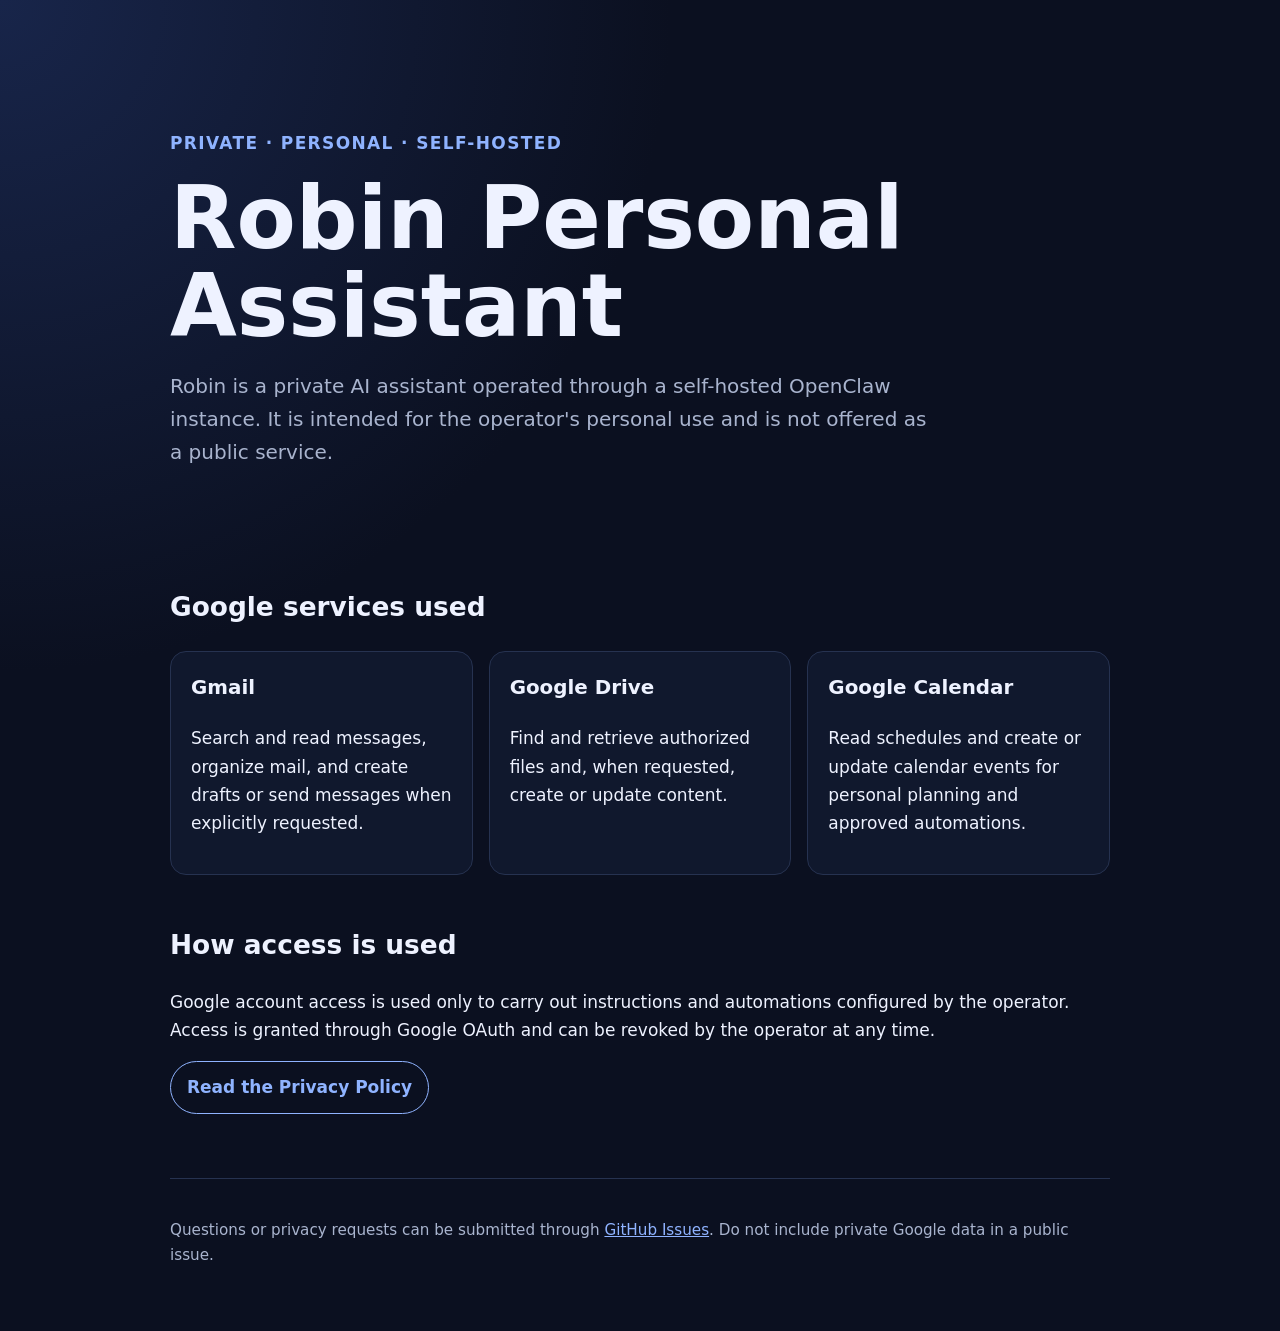
<file: index.html>
<!doctype html>
<html lang="en">
<head>
  <meta charset="utf-8">
  <meta name="viewport" content="width=device-width, initial-scale=1">
  <meta name="description" content="Robin Personal Assistant is a private, self-hosted AI assistant for personal Google Workspace tasks.">
  <title>Robin Personal Assistant</title>
  <link rel="stylesheet" href="/styles.css">
</head>
<body>
  <main class="shell">
    <section class="hero">
      <p class="eyebrow">Private · Personal · Self-hosted</p>
      <h1>Robin Personal Assistant</h1>
      <p class="lede">
        Robin is a private AI assistant operated through a self-hosted OpenClaw instance.
        It is intended for the operator's personal use and is not offered as a public service.
      </p>
    </section>

    <section>
      <h2>Google services used</h2>
      <div class="grid">
        <article>
          <h3>Gmail</h3>
          <p>Search and read messages, organize mail, and create drafts or send messages when explicitly requested.</p>
        </article>
        <article>
          <h3>Google Drive</h3>
          <p>Find and retrieve authorized files and, when requested, create or update content.</p>
        </article>
        <article>
          <h3>Google Calendar</h3>
          <p>Read schedules and create or update calendar events for personal planning and approved automations.</p>
        </article>
      </div>
    </section>

    <section>
      <h2>How access is used</h2>
      <p>
        Google account access is used only to carry out instructions and automations configured by the operator.
        Access is granted through Google OAuth and can be revoked by the operator at any time.
      </p>
      <p><a class="button" href="/privacy/">Read the Privacy Policy</a></p>
    </section>

    <footer>
      <p>
        Questions or privacy requests can be submitted through
        <a href="https://github.com/ryanmiii/ryanmiii.github.io/issues">GitHub Issues</a>.
        Do not include private Google data in a public issue.
      </p>
    </footer>
  </main>
</body>
</html>
</file>
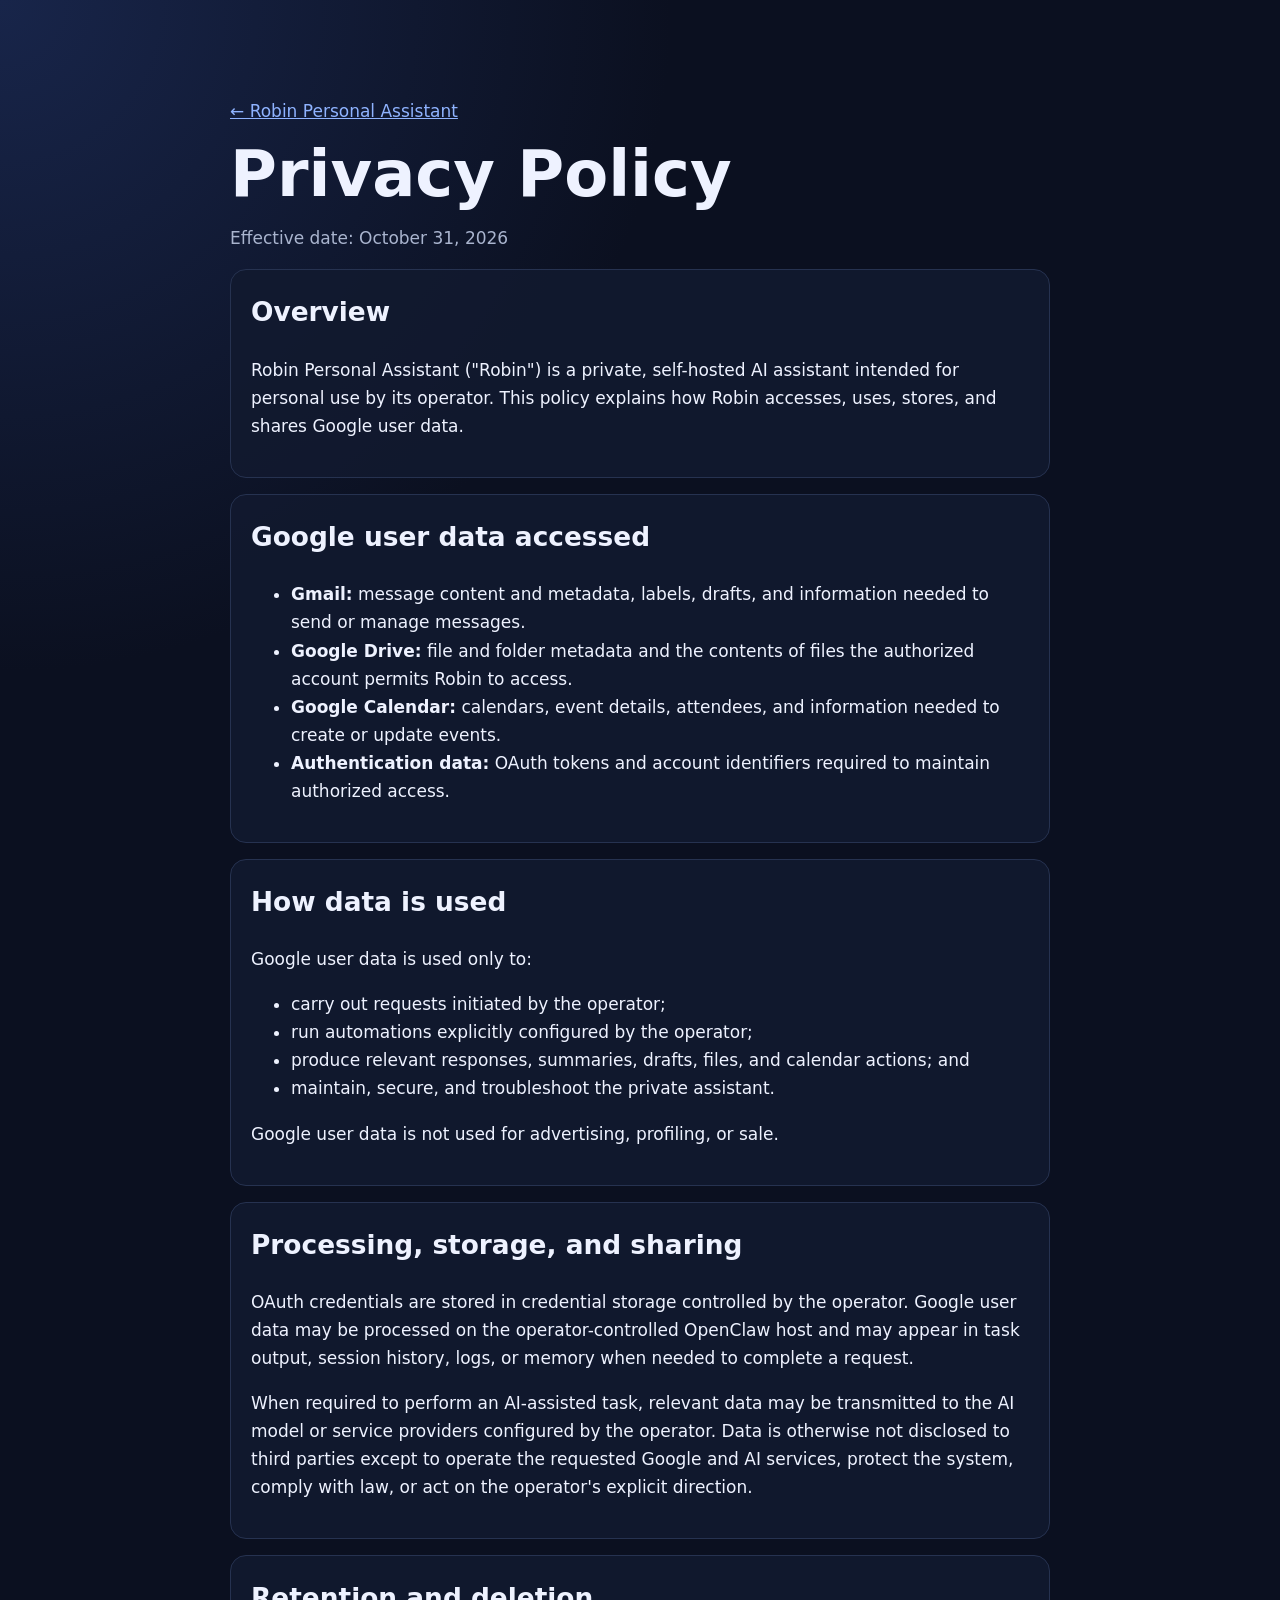
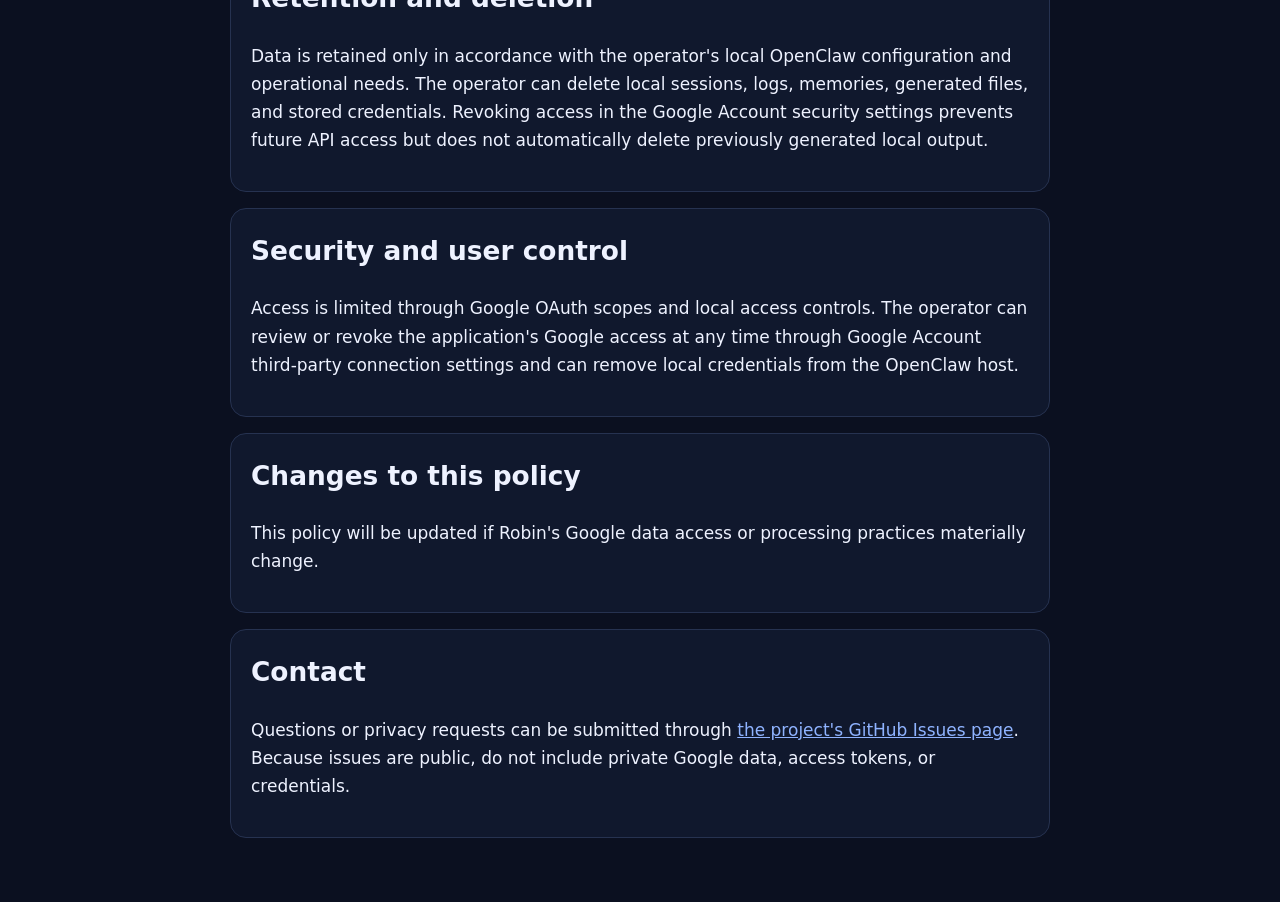
<file: privacy/index.html>
<!doctype html>
<html lang="en">
<head>
  <meta charset="utf-8">
  <meta name="viewport" content="width=device-width, initial-scale=1">
  <meta name="description" content="Privacy Policy for Robin Personal Assistant.">
  <title>Privacy Policy · Robin Personal Assistant</title>
  <link rel="stylesheet" href="/styles.css">
</head>
<body>
  <main class="shell policy">
    <p><a href="/">← Robin Personal Assistant</a></p>
    <h1>Privacy Policy</h1>
    <p class="muted">Effective date: October 31, 2026</p>

    <section>
      <h2>Overview</h2>
      <p>
        Robin Personal Assistant ("Robin") is a private, self-hosted AI assistant intended for personal use by its operator.
        This policy explains how Robin accesses, uses, stores, and shares Google user data.
      </p>
    </section>

    <section>
      <h2>Google user data accessed</h2>
      <ul>
        <li><strong>Gmail:</strong> message content and metadata, labels, drafts, and information needed to send or manage messages.</li>
        <li><strong>Google Drive:</strong> file and folder metadata and the contents of files the authorized account permits Robin to access.</li>
        <li><strong>Google Calendar:</strong> calendars, event details, attendees, and information needed to create or update events.</li>
        <li><strong>Authentication data:</strong> OAuth tokens and account identifiers required to maintain authorized access.</li>
      </ul>
    </section>

    <section>
      <h2>How data is used</h2>
      <p>Google user data is used only to:</p>
      <ul>
        <li>carry out requests initiated by the operator;</li>
        <li>run automations explicitly configured by the operator;</li>
        <li>produce relevant responses, summaries, drafts, files, and calendar actions; and</li>
        <li>maintain, secure, and troubleshoot the private assistant.</li>
      </ul>
      <p>Google user data is not used for advertising, profiling, or sale.</p>
    </section>

    <section>
      <h2>Processing, storage, and sharing</h2>
      <p>
        OAuth credentials are stored in credential storage controlled by the operator. Google user data may be processed on the
        operator-controlled OpenClaw host and may appear in task output, session history, logs, or memory when needed to complete a request.
      </p>
      <p>
        When required to perform an AI-assisted task, relevant data may be transmitted to the AI model or service providers configured by
        the operator. Data is otherwise not disclosed to third parties except to operate the requested Google and AI services, protect the
        system, comply with law, or act on the operator's explicit direction.
      </p>
    </section>

    <section>
      <h2>Retention and deletion</h2>
      <p>
        Data is retained only in accordance with the operator's local OpenClaw configuration and operational needs. The operator can delete
        local sessions, logs, memories, generated files, and stored credentials. Revoking access in the Google Account security settings
        prevents future API access but does not automatically delete previously generated local output.
      </p>
    </section>

    <section>
      <h2>Security and user control</h2>
      <p>
        Access is limited through Google OAuth scopes and local access controls. The operator can review or revoke the application's Google
        access at any time through Google Account third-party connection settings and can remove local credentials from the OpenClaw host.
      </p>
    </section>

    <section>
      <h2>Changes to this policy</h2>
      <p>This policy will be updated if Robin's Google data access or processing practices materially change.</p>
    </section>

    <section>
      <h2>Contact</h2>
      <p>
        Questions or privacy requests can be submitted through
        <a href="https://github.com/ryanmiii/ryanmiii.github.io/issues">the project's GitHub Issues page</a>.
        Because issues are public, do not include private Google data, access tokens, or credentials.
      </p>
    </section>
  </main>
</body>
</html>
</file>
<file: styles.css>
:root {
  color-scheme: dark;
  --bg: #0b1020;
  --panel: #121a2f;
  --text: #eef2ff;
  --muted: #a9b4ce;
  --accent: #8fb3ff;
  --line: #263250;
}

* { box-sizing: border-box; }

body {
  margin: 0;
  background: radial-gradient(circle at top left, #18254a 0, var(--bg) 42rem);
  color: var(--text);
  font: 17px/1.65 system-ui, -apple-system, BlinkMacSystemFont, "Segoe UI", sans-serif;
}

a { color: var(--accent); }

.shell {
  width: min(940px, calc(100% - 2rem));
  margin: 0 auto;
  padding: 5rem 0 3rem;
}

.hero { padding: 2rem 0 3rem; }
.eyebrow { color: var(--accent); font-weight: 700; letter-spacing: .08em; text-transform: uppercase; }
h1 { margin: .2rem 0 1rem; font-size: clamp(2.5rem, 7vw, 5.4rem); line-height: 1.02; }
h2 { margin-top: 3rem; font-size: 1.65rem; }
h3 { margin-top: 0; }
.lede { max-width: 760px; color: var(--muted); font-size: 1.25rem; }
.muted { color: var(--muted); }

.grid {
  display: grid;
  grid-template-columns: repeat(auto-fit, minmax(220px, 1fr));
  gap: 1rem;
}

article, .policy section {
  border: 1px solid var(--line);
  border-radius: 16px;
  background: color-mix(in srgb, var(--panel) 88%, transparent);
  padding: 1.25rem;
}

.policy { max-width: 820px; }
.policy section { margin: 1rem 0; }
.policy h1 { font-size: clamp(2.4rem, 6vw, 4rem); }
.policy h2 { margin-top: 0; }

.button {
  display: inline-block;
  padding: .7rem 1rem;
  border: 1px solid var(--accent);
  border-radius: 999px;
  text-decoration: none;
  font-weight: 700;
}

footer {
  margin-top: 4rem;
  padding-top: 1.5rem;
  border-top: 1px solid var(--line);
  color: var(--muted);
  font-size: .95rem;
}
</file>
